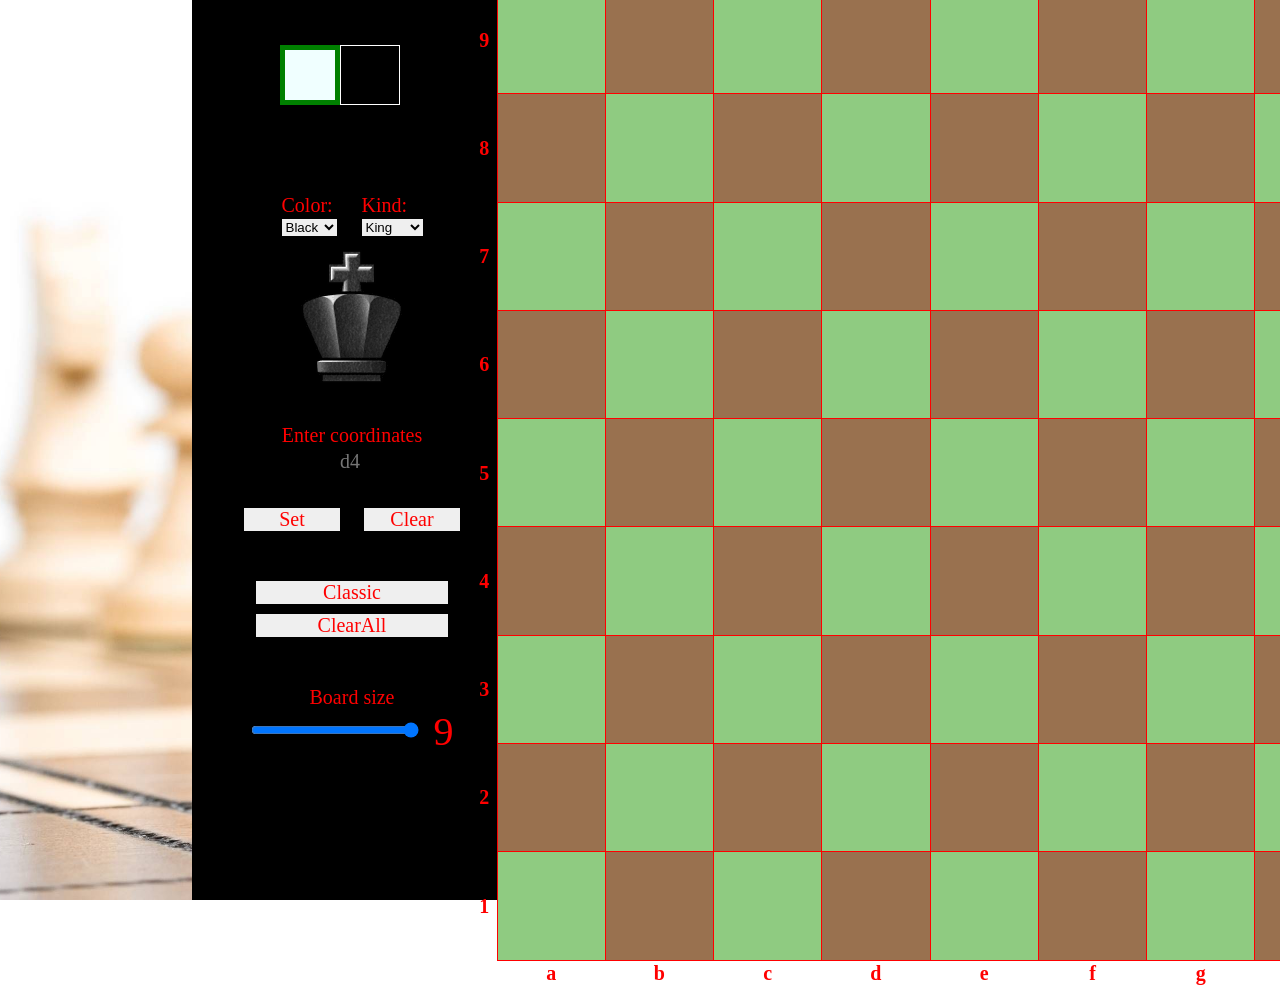
<file: Web/index.html>
<!DOCTYPE html>
<html lang="ru">
<head>
    <title>CHESS</title>
    <meta charset="UTF-8">
    <link rel="stylesheet" href="css/style.css"/>
    <script src="http://code.jquery.com/jquery-1.8.3.js"></script>
    <script src="js/Model.js"></script>
    <script src="js/View.js"></script>
    <script src="js/Controller.js"></script>
    <script src="js/GameLogic.js"></script>
</head>
<body>
<div class="game">
    <div id="game__message">
        hey hy
    </div>
    <div class="game__gameZone">
        <div>
            <div class="game__turn">
                <div class="turn__white turn"></div>
                <div class="turn__black turn"></div>
            </div>
            <div class="game__AddMenu">
                <div class="AddMenu__PieceConfig">
                    <div class="AddMenu__Color">
                        <div class="game__title title">Color:</div>
                        <select id="pieceColor" onchange="controller.CreatePreviewImage()">
                            <option value="black">
                                Black
                            </option>
                            <option value="white">
                                White
                            </option>
                        </select>
                    </div>
                    <div class="AddMenu__Kind">
                        <div class="game__title title">Kind:</div>
                        <select id="pieceKind" onchange="controller.CreatePreviewImage()">
                            <option value="k">King</option>
                            <option value="q">Queen</option>
                            <option value="r">Rook</option>
                            <option value="n">Knight</option>
                            <option value="b">Bishop</option>
                            <option value="p">Pawn</option>
                        </select>
                    </div>
                </div>
                <div class="AddMenu__Preview">
                    <img alt="" src="img/pieces/bk.png" id="AddMenu__PreviewImage">
                </div>
                <div class="AddMenu__Coordinates">
                    <div class="title">Enter coordinates</div>
                    <div class="Coordinates__Input">
                        <input type="text" alt="" placeholder="d4" id="Coordinates" maxlength="2"
                               style="background: none">
                    </div>
                </div>
                <div class="AddMenu__Confirm">
                    <div class="AddMenu__ManipulationButtons">
                        <input type="button" value="Set" class="SetButton button" onclick="controller.SetPiece()">
                        <input type="button" value="Clear" class="ClearButton button" onclick="controller.ClearField()">
                    </div>
                    <input type="button" value="Classic" class="SetClassicButton button"
                           onclick="controller.SetClassic()">
                    <input type="button" value="ClearAll" class="ClearAllButton button"
                           onclick="controller.ClearAllFields()">
                </div>
                <div class="AddMenu__BoardSize">
                    <div class="BoardSize__title">
                        <span class="title">Board size</span>
                    </div>
                    <input type="range" min="3" max="9" value="9" id="BorderSize" onchange="ChangeBoardSize()">
                    <span id="BoardSizeValue">9</span>
                </div>
            </div>
        </div>
        <div class="game__board">
        </div>
        <div class="game__MoveMenu">
            <div class="MoveMenu__title title">Enter the coordinates of the move</div>
            <div class="MoveMenu__Coordinates">
                <div class="MoveMenu__CoordinatesFrom">
                    From:
                    <input type="text" alt="" placeholder="a1" id="CoordinatesFrom" maxlength="2">
                </div>
                <div class="MoveMenu__CoordinatesTo">
                    To:
                    <input type="text" alt="" placeholder="a2" id="CoordinatesTo" maxlength="2">
                </div>
            </div>
            <div class="MoveMenu__Confirm">
                <input type="button" value="Make a move" class="MoveButton button" onclick="controller.MovePiece()">
            </div>
        </div>
    </div>
</div>
</body>
</html>
</file>
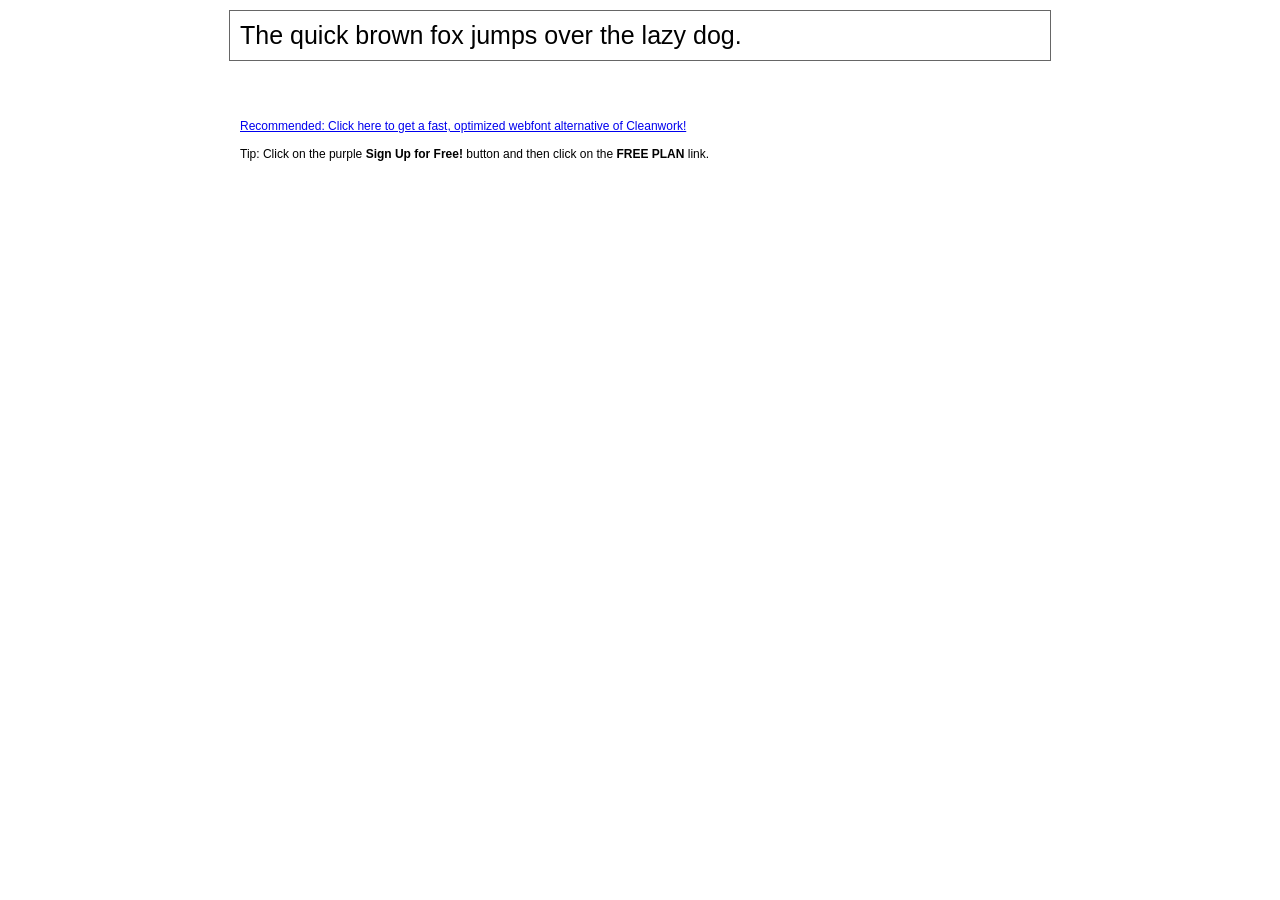
<file: Web/fonts/17916/demo.html>
<!DOCTYPE html PUBLIC "-//W3C//DTD XHTML 1.0 Transitional//EN" "http://www.w3.org/TR/xhtml1/DTD/xhtml1-transitional.dtd">
<html xmlns="http://www.w3.org/1999/xhtml">
<head>
	<meta http-equiv="Content-Type" content="text/html; charset=utf-8" />
	<title>@font-face Demo</title>
	<link rel="stylesheet" href="fonts.css" type="text/css" charset="utf-8" />
	<style type="text/css">
	body {
		background-color:white;
		font-family:Verdana,Tahoma,Arial,Sans-Serif;
		color:black;
		font-size:12px;
	}

	.demo
	{
		font-family:'Conv_17916',Sans-Serif;
		width:800px;
		margin:10px auto;
		text-align:left;
		border:1px solid #666;
		padding:10px;
	}

	.hint
	{
		font-family:'Conv_Sansus Webissimo-Regular',Sans-Serif;
		width:800px;
		margin:10px auto;
		text-align:left;
		border:1px;
		padding:10px;
	}

	</style>
</head>
<body>
	<div class="demo" style="font-size:25px">
		The quick brown fox jumps over the lazy dog.
	</div>

	<br>
	<br>
	<div class="hint">
		<a href="http://www.font2web.com/searchfreewebfont.php?Cleanwork">Recommended: Click here to get a fast, optimized webfont alternative of Cleanwork!</a><br><br>
		Tip: Click on the purple <strong>Sign Up for Free!</strong> button and then click on the <strong>FREE PLAN</strong> link.
	</div>

</body>
</html>
</file>
<file: Web/css/style.css>
@import url(board_style.css);
* {
  padding: 0;
  margin: 0;
  border: 0; }

*, *:before, *:after {
  -moz-box-sizing: border-box;
  -webkit-box-sizing: border-box;
  box-sizing: border-box; }

:focus, :active {
  outline: none; }

a:focus, a:active {
  outline: none; }

nav, footer, header, aside {
  display: block; }

html, body {
  height: 100%;
  width: 100%;
  font-size: 100%;
  line-height: 1;
  font-size: 14px;
  -ms-text-size-adjust: 100%;
  -moz-text-size-adjust: 100%;
  -webkit-text-size-adjust: 100%; }

input, button, textarea {
  font-family: inherit; }

input::-ms-clear {
  display: none; }

button {
  cursor: pointer; }

button::-moz-focus-inner {
  padding: 0;
  border: 0; }

a, a:visited {
  text-decoration: none; }

a:hover {
  text-decoration: none; }

ul li {
  list-style: none; }

img {
  vertical-align: top; }

h1, h2, h3, h4, h5, h6 {
  font-size: inherit;
  font-weight: 400; }

body {
  background-image: url("../img/background/background.jpg");
  background-repeat: no-repeat;
  background-position: center;
  background-attachment: fixed;
  background-size: cover; }
  body .game {
    font-size: 20px;
    width: 70%;
    height: 100%;
    padding-left: 40px;
    justify-content: center;
    align-items: center;
    margin: 0 auto;
    display: flex;
    flex-direction: column;
    background-color: black;
    color: red; }
    body .game #game__message {
      text-align: center;
      font-size: 3em;
      height: 1em;
      margin-bottom: 10px; }
    body .game .game__gameZone {
      display: flex;
      margin: 0 auto; }
      body .game .game__gameZone div .game__turn {
        display: flex;
        margin: 60px auto 0px;
        width: 60%; }
      body .game .game__gameZone div .game__AddMenu {
        display: flex;
        margin: 10px auto;
        flex-direction: column; }
        body .game .game__gameZone div .game__AddMenu .AddMenu__PieceConfig {
          display: flex;
          margin: 80px auto 0px; }
          body .game .game__gameZone div .game__AddMenu .AddMenu__PieceConfig .AddMenu__Color {
            padding-right: 25px; }
        body .game .game__gameZone div .game__AddMenu .AddMenu__Preview {
          margin: 5px auto 30px; }
        body .game .game__gameZone div .game__AddMenu .AddMenu__Coordinates {
          text-align: center;
          margin: 0px auto 30px; }
          body .game .game__gameZone div .game__AddMenu .AddMenu__Coordinates .Coordinates__Input {
            margin: 5px auto;
            width: 10%; }
        body .game .game__gameZone div .game__AddMenu .AddMenu__Confirm {
          display: flex;
          flex-direction: column;
          margin: 0 auto;
          width: 100%; }
          body .game .game__gameZone div .game__AddMenu .AddMenu__Confirm .AddMenu__ManipulationButtons {
            margin: 0 auto 50px;
            width: 100%;
            display: flex; }
            body .game .game__gameZone div .game__AddMenu .AddMenu__Confirm .AddMenu__ManipulationButtons .button {
              margin: auto;
              width: 40%; }
          body .game .game__gameZone div .game__AddMenu .AddMenu__Confirm .button {
            margin: auto;
            width: 80%; }
          body .game .game__gameZone div .game__AddMenu .AddMenu__Confirm .SetClassicButton {
            margin-bottom: 10px; }
          body .game .game__gameZone div .game__AddMenu .AddMenu__Confirm .ClearAllButton {
            margin-bottom: 50px; }
        body .game .game__gameZone div .game__AddMenu .AddMenu__BoardSize {
          text-align: center;
          width: 100%; }
          body .game .game__gameZone div .game__AddMenu .AddMenu__BoardSize .BoardSize__title {
            margin-bottom: 5px; }
          body .game .game__gameZone div .game__AddMenu .AddMenu__BoardSize #BorderSize {
            text-align: center;
            height: 1.5em;
            width: 70%;
            margin-right: 10px; }
          body .game .game__gameZone div .game__AddMenu .AddMenu__BoardSize #BoardSizeValue {
            font-size: 2em; }
      body .game .game__gameZone .game__board {
        flex: 1 1 auto; }
      body .game .game__gameZone .game__MoveMenu {
        margin-left: 35px;
        margin-top: 20%;
        width: 150px; }
        body .game .game__gameZone .game__MoveMenu .MoveMenu__Coordinates {
          display: flex;
          margin: 0 auto 50px;
          width: 200px; }
          body .game .game__gameZone .game__MoveMenu .MoveMenu__Coordinates div {
            margin: auto;
            width: 50%; }
            body .game .game__gameZone .game__MoveMenu .MoveMenu__Coordinates div input {
              width: 20%; }

.game__turn .turn {
  height: 3em;
  width: 3em; }

.game__chess-board {
  height: 50em;
  width: 50em; }

.turn__black {
  background-color: black;
  border: solid 1px white; }

.turn__white {
  background-color: azure;
  border: solid 5px green; }

input {
  font-size: 1em;
  color: red; }

/*# sourceMappingURL=style.css.map */
</file>
<file: Web/fonts/17916/fonts.css>
/** Generated by FG **/
</file>
